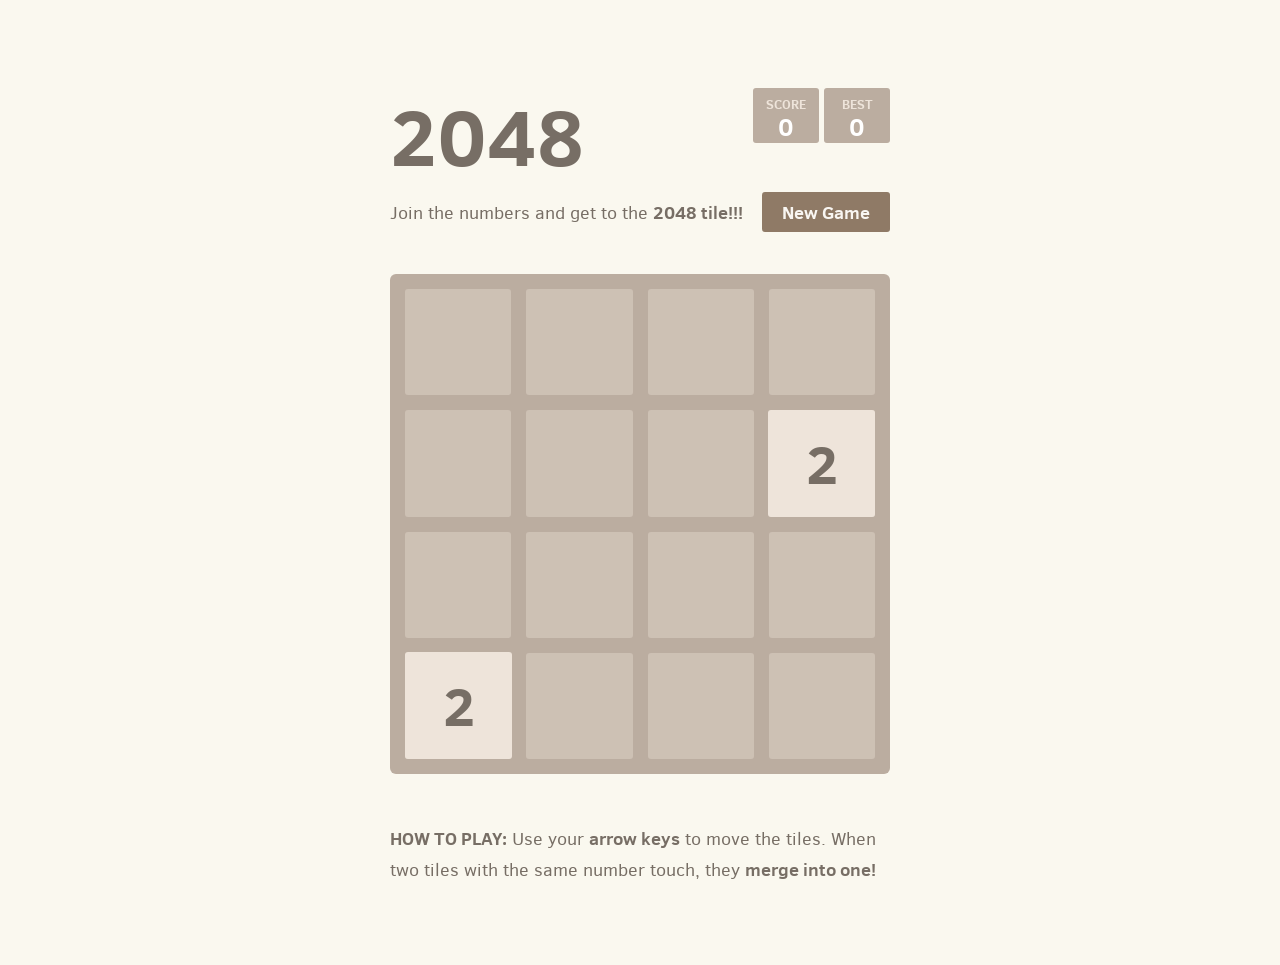
<file: app/index.html>
<!DOCTYPE html>
<html>
<head>
  <meta charset="utf-8">
  <title>Ola Game!!</title>

  <link href="style/main.css" rel="stylesheet" type="text/css">
  <link rel="shortcut icon" href="favicon.ico">
  <link rel="apple-touch-icon" href="meta/apple-touch-icon.png">
  <link rel="apple-touch-startup-image" href="meta/apple-touch-startup-image-640x1096.png" media="(device-width: 320px) and (device-height: 568px) and (-webkit-device-pixel-ratio: 2)"> <!-- iPhone 5+ -->
  <link rel="apple-touch-startup-image" href="meta/apple-touch-startup-image-640x920.png"  media="(device-width: 320px) and (device-height: 480px) and (-webkit-device-pixel-ratio: 2)"> <!-- iPhone, retina -->
  <meta name="apple-mobile-web-app-capable" content="yes">
  <meta name="apple-mobile-web-app-status-bar-style" content="black">

  <meta name="HandheldFriendly" content="True">
  <meta name="MobileOptimized" content="320">
  <meta name="viewport" content="width=device-width, target-densitydpi=160dpi, initial-scale=1.0, maximum-scale=1, user-scalable=no, minimal-ui">
</head>
<body>
  <div class="container">
    <div class="heading">
      <h1 class="title">2048</h1>
      <div class="scores-container">
        <div class="score-container">0</div>
        <div class="best-container">0</div>
      </div>
    </div>

    <div class="above-game">
      <p class="game-intro">Join the numbers and get to the <strong>2048 tile!!!</strong></p>
      <a class="restart-button">New Game</a>
    </div>

    <div class="game-container">
      <div class="game-message">
        <p></p>
        <div class="lower">
	        <a class="keep-playing-button">Keep going</a>
          <a class="retry-button">Try again</a>
        </div>
      </div>

      <div class="grid-container">
        <div class="grid-row">
          <div class="grid-cell"></div>
          <div class="grid-cell"></div>
          <div class="grid-cell"></div>
          <div class="grid-cell"></div>
        </div>
        <div class="grid-row">
          <div class="grid-cell"></div>
          <div class="grid-cell"></div>
          <div class="grid-cell"></div>
          <div class="grid-cell"></div>
        </div>
        <div class="grid-row">
          <div class="grid-cell"></div>
          <div class="grid-cell"></div>
          <div class="grid-cell"></div>
          <div class="grid-cell"></div>
        </div>
        <div class="grid-row">
          <div class="grid-cell"></div>
          <div class="grid-cell"></div>
          <div class="grid-cell"></div>
          <div class="grid-cell"></div>
        </div>
      </div>

      <div class="tile-container">

      </div>
    </div>

    <p class="game-explanation">
      <strong class="important">How to play:</strong> Use your <strong>arrow keys</strong> to move the tiles. When two tiles with the same number touch, they <strong>merge into one!</strong>
    </p>
  </div>

  <script src="js/bind_polyfill.js"></script>
  <script src="js/classlist_polyfill.js"></script>
  <script src="js/animframe_polyfill.js"></script>
  <script src="js/keyboard_input_manager.js"></script>
  <script src="js/html_actuator.js"></script>
  <script src="js/grid.js"></script>
  <script src="js/tile.js"></script>
  <script src="js/local_storage_manager.js"></script>
  <script src="js/game_manager.js"></script>
  <script src="js/application.js"></script>
</body>
</html>
</file>
<file: app/style/main.css>
@import url(fonts/clear-sans.css);
html, body {
  margin: 0;
  padding: 0;
  background: #faf8ef;
  color: #776e65;
  font-family: "Clear Sans", "Helvetica Neue", Arial, sans-serif;
  font-size: 18px; }

body {
  margin: 80px 0; }

.heading:after {
  content: "";
  display: block;
  clear: both; }

h1.title {
  font-size: 80px;
  font-weight: bold;
  margin: 0;
  display: block;
  float: left; }

@-webkit-keyframes move-up {
  0% {
    top: 25px;
    opacity: 1; }

  100% {
    top: -50px;
    opacity: 0; } }
@-moz-keyframes move-up {
  0% {
    top: 25px;
    opacity: 1; }

  100% {
    top: -50px;
    opacity: 0; } }
@keyframes move-up {
  0% {
    top: 25px;
    opacity: 1; }

  100% {
    top: -50px;
    opacity: 0; } }
.scores-container {
  float: right;
  text-align: right; }

.score-container, .best-container {
  position: relative;
  display: inline-block;
  background: #bbada0;
  padding: 15px 25px;
  font-size: 25px;
  height: 25px;
  line-height: 47px;
  font-weight: bold;
  border-radius: 3px;
  color: white;
  margin-top: 8px;
  text-align: center; }
  .score-container:after, .best-container:after {
    position: absolute;
    width: 100%;
    top: 10px;
    left: 0;
    text-transform: uppercase;
    font-size: 13px;
    line-height: 13px;
    text-align: center;
    color: #eee4da; }
  .score-container .score-addition, .best-container .score-addition {
    position: absolute;
    right: 30px;
    color: red;
    font-size: 25px;
    line-height: 25px;
    font-weight: bold;
    color: rgba(119, 110, 101, 0.9);
    z-index: 100;
    -webkit-animation: move-up 600ms ease-in;
    -moz-animation: move-up 600ms ease-in;
    animation: move-up 600ms ease-in;
    -webkit-animation-fill-mode: both;
    -moz-animation-fill-mode: both;
    animation-fill-mode: both; }

.score-container:after {
  content: "Score"; }

.best-container:after {
  content: "Best"; }

p {
  margin-top: 0;
  margin-bottom: 10px;
  line-height: 1.65; }

a {
  color: #776e65;
  font-weight: bold;
  text-decoration: underline;
  cursor: pointer; }

strong.important {
  text-transform: uppercase; }

hr {
  border: none;
  border-bottom: 1px solid #d8d4d0;
  margin-top: 20px;
  margin-bottom: 30px; }

.container {
  width: 500px;
  margin: 0 auto; }

@-webkit-keyframes fade-in {
  0% {
    opacity: 0; }

  100% {
    opacity: 1; } }
@-moz-keyframes fade-in {
  0% {
    opacity: 0; }

  100% {
    opacity: 1; } }
@keyframes fade-in {
  0% {
    opacity: 0; }

  100% {
    opacity: 1; } }
.game-container {
  margin-top: 40px;
  position: relative;
  padding: 15px;
  cursor: default;
  -webkit-touch-callout: none;
  -ms-touch-callout: none;
  -webkit-user-select: none;
  -moz-user-select: none;
  -ms-user-select: none;
  -ms-touch-action: none;
  touch-action: none;
  background: #bbada0;
  border-radius: 6px;
  width: 500px;
  height: 500px;
  -webkit-box-sizing: border-box;
  -moz-box-sizing: border-box;
  box-sizing: border-box; }
  .game-container .game-message {
    display: none;
    position: absolute;
    top: 0;
    right: 0;
    bottom: 0;
    left: 0;
    background: rgba(238, 228, 218, 0.5);
    z-index: 100;
    text-align: center;
    -webkit-animation: fade-in 800ms ease 1200ms;
    -moz-animation: fade-in 800ms ease 1200ms;
    animation: fade-in 800ms ease 1200ms;
    -webkit-animation-fill-mode: both;
    -moz-animation-fill-mode: both;
    animation-fill-mode: both; }
    .game-container .game-message p {
      font-size: 60px;
      font-weight: bold;
      height: 60px;
      line-height: 60px;
      margin-top: 222px; }
    .game-container .game-message .lower {
      display: block;
      margin-top: 59px; }
    .game-container .game-message a {
      display: inline-block;
      background: #8f7a66;
      border-radius: 3px;
      padding: 0 20px;
      text-decoration: none;
      color: #f9f6f2;
      height: 40px;
      line-height: 42px;
      margin-left: 9px; }
      .game-container .game-message a.keep-playing-button {
        display: none; }
    .game-container .game-message.game-won {
      background: rgba(237, 194, 46, 0.5);
      color: #f9f6f2; }
      .game-container .game-message.game-won a.keep-playing-button {
        display: inline-block; }
    .game-container .game-message.game-won, .game-container .game-message.game-over {
      display: block; }

.grid-container {
  position: absolute;
  z-index: 1; }

.grid-row {
  margin-bottom: 15px; }
  .grid-row:last-child {
    margin-bottom: 0; }
  .grid-row:after {
    content: "";
    display: block;
    clear: both; }

.grid-cell {
  width: 106.25px;
  height: 106.25px;
  margin-right: 15px;
  float: left;
  border-radius: 3px;
  background: rgba(238, 228, 218, 0.35); }
  .grid-cell:last-child {
    margin-right: 0; }

.tile-container {
  position: absolute;
  z-index: 2; }

.tile, .tile .tile-inner {
  width: 107px;
  height: 107px;
  line-height: 107px; }
.tile.tile-position-1-1 {
  -webkit-transform: translate(0px, 0px);
  -moz-transform: translate(0px, 0px);
  -ms-transform: translate(0px, 0px);
  transform: translate(0px, 0px); }
.tile.tile-position-1-2 {
  -webkit-transform: translate(0px, 121px);
  -moz-transform: translate(0px, 121px);
  -ms-transform: translate(0px, 121px);
  transform: translate(0px, 121px); }
.tile.tile-position-1-3 {
  -webkit-transform: translate(0px, 242px);
  -moz-transform: translate(0px, 242px);
  -ms-transform: translate(0px, 242px);
  transform: translate(0px, 242px); }
.tile.tile-position-1-4 {
  -webkit-transform: translate(0px, 363px);
  -moz-transform: translate(0px, 363px);
  -ms-transform: translate(0px, 363px);
  transform: translate(0px, 363px); }
.tile.tile-position-2-1 {
  -webkit-transform: translate(121px, 0px);
  -moz-transform: translate(121px, 0px);
  -ms-transform: translate(121px, 0px);
  transform: translate(121px, 0px); }
.tile.tile-position-2-2 {
  -webkit-transform: translate(121px, 121px);
  -moz-transform: translate(121px, 121px);
  -ms-transform: translate(121px, 121px);
  transform: translate(121px, 121px); }
.tile.tile-position-2-3 {
  -webkit-transform: translate(121px, 242px);
  -moz-transform: translate(121px, 242px);
  -ms-transform: translate(121px, 242px);
  transform: translate(121px, 242px); }
.tile.tile-position-2-4 {
  -webkit-transform: translate(121px, 363px);
  -moz-transform: translate(121px, 363px);
  -ms-transform: translate(121px, 363px);
  transform: translate(121px, 363px); }
.tile.tile-position-3-1 {
  -webkit-transform: translate(242px, 0px);
  -moz-transform: translate(242px, 0px);
  -ms-transform: translate(242px, 0px);
  transform: translate(242px, 0px); }
.tile.tile-position-3-2 {
  -webkit-transform: translate(242px, 121px);
  -moz-transform: translate(242px, 121px);
  -ms-transform: translate(242px, 121px);
  transform: translate(242px, 121px); }
.tile.tile-position-3-3 {
  -webkit-transform: translate(242px, 242px);
  -moz-transform: translate(242px, 242px);
  -ms-transform: translate(242px, 242px);
  transform: translate(242px, 242px); }
.tile.tile-position-3-4 {
  -webkit-transform: translate(242px, 363px);
  -moz-transform: translate(242px, 363px);
  -ms-transform: translate(242px, 363px);
  transform: translate(242px, 363px); }
.tile.tile-position-4-1 {
  -webkit-transform: translate(363px, 0px);
  -moz-transform: translate(363px, 0px);
  -ms-transform: translate(363px, 0px);
  transform: translate(363px, 0px); }
.tile.tile-position-4-2 {
  -webkit-transform: translate(363px, 121px);
  -moz-transform: translate(363px, 121px);
  -ms-transform: translate(363px, 121px);
  transform: translate(363px, 121px); }
.tile.tile-position-4-3 {
  -webkit-transform: translate(363px, 242px);
  -moz-transform: translate(363px, 242px);
  -ms-transform: translate(363px, 242px);
  transform: translate(363px, 242px); }
.tile.tile-position-4-4 {
  -webkit-transform: translate(363px, 363px);
  -moz-transform: translate(363px, 363px);
  -ms-transform: translate(363px, 363px);
  transform: translate(363px, 363px); }

.tile {
  position: absolute;
  -webkit-transition: 100ms ease-in-out;
  -moz-transition: 100ms ease-in-out;
  transition: 100ms ease-in-out;
  -webkit-transition-property: -webkit-transform;
  -moz-transition-property: -moz-transform;
  transition-property: transform; }
  .tile .tile-inner {
    border-radius: 3px;
    background: #eee4da;
    text-align: center;
    font-weight: bold;
    z-index: 10;
    font-size: 55px; }
  .tile.tile-2 .tile-inner {
    background: #eee4da;
    box-shadow: 0 0 30px 10px rgba(243, 215, 116, 0), inset 0 0 0 1px rgba(255, 255, 255, 0); }
  .tile.tile-4 .tile-inner {
    background: #ede0c8;
    box-shadow: 0 0 30px 10px rgba(243, 215, 116, 0), inset 0 0 0 1px rgba(255, 255, 255, 0); }
  .tile.tile-8 .tile-inner {
    color: #f9f6f2;
    background: #f2b179; }
  .tile.tile-16 .tile-inner {
    color: #f9f6f2;
    background: #f59563; }
  .tile.tile-32 .tile-inner {
    color: #f9f6f2;
    background: #f67c5f; }
  .tile.tile-64 .tile-inner {
    color: #f9f6f2;
    background: #f65e3b; }
  .tile.tile-128 .tile-inner {
    color: #f9f6f2;
    background: #edcf72;
    box-shadow: 0 0 30px 10px rgba(243, 215, 116, 0.2381), inset 0 0 0 1px rgba(255, 255, 255, 0.14286);
    font-size: 45px; }
    @media screen and (max-width: 520px) {
      .tile.tile-128 .tile-inner {
        font-size: 25px; } }
  .tile.tile-256 .tile-inner {
    color: #f9f6f2;
    background: #edcc61;
    box-shadow: 0 0 30px 10px rgba(243, 215, 116, 0.31746), inset 0 0 0 1px rgba(255, 255, 255, 0.19048);
    font-size: 45px; }
    @media screen and (max-width: 520px) {
      .tile.tile-256 .tile-inner {
        font-size: 25px; } }
  .tile.tile-512 .tile-inner {
    color: #f9f6f2;
    background: #edc850;
    box-shadow: 0 0 30px 10px rgba(243, 215, 116, 0.39683), inset 0 0 0 1px rgba(255, 255, 255, 0.2381);
    font-size: 45px; }
    @media screen and (max-width: 520px) {
      .tile.tile-512 .tile-inner {
        font-size: 25px; } }
  .tile.tile-1024 .tile-inner {
    color: #f9f6f2;
    background: #edc53f;
    box-shadow: 0 0 30px 10px rgba(243, 215, 116, 0.47619), inset 0 0 0 1px rgba(255, 255, 255, 0.28571);
    font-size: 35px; }
    @media screen and (max-width: 520px) {
      .tile.tile-1024 .tile-inner {
        font-size: 15px; } }
  .tile.tile-2048 .tile-inner {
    color: #f9f6f2;
    background: #edc22e;
    box-shadow: 0 0 30px 10px rgba(243, 215, 116, 0.55556), inset 0 0 0 1px rgba(255, 255, 255, 0.33333);
    font-size: 35px; }
    @media screen and (max-width: 520px) {
      .tile.tile-2048 .tile-inner {
        font-size: 15px; } }
  .tile.tile-super .tile-inner {
    color: #f9f6f2;
    background: #3c3a32;
    font-size: 30px; }
    @media screen and (max-width: 520px) {
      .tile.tile-super .tile-inner {
        font-size: 10px; } }

@-webkit-keyframes appear {
  0% {
    opacity: 0;
    -webkit-transform: scale(0);
    -moz-transform: scale(0);
    -ms-transform: scale(0);
    transform: scale(0); }

  100% {
    opacity: 1;
    -webkit-transform: scale(1);
    -moz-transform: scale(1);
    -ms-transform: scale(1);
    transform: scale(1); } }
@-moz-keyframes appear {
  0% {
    opacity: 0;
    -webkit-transform: scale(0);
    -moz-transform: scale(0);
    -ms-transform: scale(0);
    transform: scale(0); }

  100% {
    opacity: 1;
    -webkit-transform: scale(1);
    -moz-transform: scale(1);
    -ms-transform: scale(1);
    transform: scale(1); } }
@keyframes appear {
  0% {
    opacity: 0;
    -webkit-transform: scale(0);
    -moz-transform: scale(0);
    -ms-transform: scale(0);
    transform: scale(0); }

  100% {
    opacity: 1;
    -webkit-transform: scale(1);
    -moz-transform: scale(1);
    -ms-transform: scale(1);
    transform: scale(1); } }
.tile-new .tile-inner {
  -webkit-animation: appear 200ms ease 100ms;
  -moz-animation: appear 200ms ease 100ms;
  animation: appear 200ms ease 100ms;
  -webkit-animation-fill-mode: backwards;
  -moz-animation-fill-mode: backwards;
  animation-fill-mode: backwards; }

@-webkit-keyframes pop {
  0% {
    -webkit-transform: scale(0);
    -moz-transform: scale(0);
    -ms-transform: scale(0);
    transform: scale(0); }

  50% {
    -webkit-transform: scale(1.2);
    -moz-transform: scale(1.2);
    -ms-transform: scale(1.2);
    transform: scale(1.2); }

  100% {
    -webkit-transform: scale(1);
    -moz-transform: scale(1);
    -ms-transform: scale(1);
    transform: scale(1); } }
@-moz-keyframes pop {
  0% {
    -webkit-transform: scale(0);
    -moz-transform: scale(0);
    -ms-transform: scale(0);
    transform: scale(0); }

  50% {
    -webkit-transform: scale(1.2);
    -moz-transform: scale(1.2);
    -ms-transform: scale(1.2);
    transform: scale(1.2); }

  100% {
    -webkit-transform: scale(1);
    -moz-transform: scale(1);
    -ms-transform: scale(1);
    transform: scale(1); } }
@keyframes pop {
  0% {
    -webkit-transform: scale(0);
    -moz-transform: scale(0);
    -ms-transform: scale(0);
    transform: scale(0); }

  50% {
    -webkit-transform: scale(1.2);
    -moz-transform: scale(1.2);
    -ms-transform: scale(1.2);
    transform: scale(1.2); }

  100% {
    -webkit-transform: scale(1);
    -moz-transform: scale(1);
    -ms-transform: scale(1);
    transform: scale(1); } }
.tile-merged .tile-inner {
  z-index: 20;
  -webkit-animation: pop 200ms ease 100ms;
  -moz-animation: pop 200ms ease 100ms;
  animation: pop 200ms ease 100ms;
  -webkit-animation-fill-mode: backwards;
  -moz-animation-fill-mode: backwards;
  animation-fill-mode: backwards; }

.above-game:after {
  content: "";
  display: block;
  clear: both; }

.game-intro {
  float: left;
  line-height: 42px;
  margin-bottom: 0; }

.restart-button {
  display: inline-block;
  background: #8f7a66;
  border-radius: 3px;
  padding: 0 20px;
  text-decoration: none;
  color: #f9f6f2;
  height: 40px;
  line-height: 42px;
  display: block;
  text-align: center;
  float: right; }

.game-explanation {
  margin-top: 50px; }

@media screen and (max-width: 520px) {
  html, body {
    font-size: 15px; }

  body {
    margin: 20px 0;
    padding: 0 20px; }

  h1.title {
    font-size: 27px;
    margin-top: 15px; }

  .container {
    width: 280px;
    margin: 0 auto; }

  .score-container, .best-container {
    margin-top: 0;
    padding: 15px 10px;
    min-width: 40px; }

  .heading {
    margin-bottom: 10px; }

  .game-intro {
    width: 55%;
    display: block;
    box-sizing: border-box;
    line-height: 1.65; }

  .restart-button {
    width: 42%;
    padding: 0;
    display: block;
    box-sizing: border-box;
    margin-top: 2px; }

  .game-container {
    margin-top: 17px;
    position: relative;
    padding: 10px;
    cursor: default;
    -webkit-touch-callout: none;
    -ms-touch-callout: none;
    -webkit-user-select: none;
    -moz-user-select: none;
    -ms-user-select: none;
    -ms-touch-action: none;
    touch-action: none;
    background: #bbada0;
    border-radius: 6px;
    width: 280px;
    height: 280px;
    -webkit-box-sizing: border-box;
    -moz-box-sizing: border-box;
    box-sizing: border-box; }
    .game-container .game-message {
      display: none;
      position: absolute;
      top: 0;
      right: 0;
      bottom: 0;
      left: 0;
      background: rgba(238, 228, 218, 0.5);
      z-index: 100;
      text-align: center;
      -webkit-animation: fade-in 800ms ease 1200ms;
      -moz-animation: fade-in 800ms ease 1200ms;
      animation: fade-in 800ms ease 1200ms;
      -webkit-animation-fill-mode: both;
      -moz-animation-fill-mode: both;
      animation-fill-mode: both; }
      .game-container .game-message p {
        font-size: 60px;
        font-weight: bold;
        height: 60px;
        line-height: 60px;
        margin-top: 222px; }
      .game-container .game-message .lower {
        display: block;
        margin-top: 59px; }
      .game-container .game-message a {
        display: inline-block;
        background: #8f7a66;
        border-radius: 3px;
        padding: 0 20px;
        text-decoration: none;
        color: #f9f6f2;
        height: 40px;
        line-height: 42px;
        margin-left: 9px; }
        .game-container .game-message a.keep-playing-button {
          display: none; }
      .game-container .game-message.game-won {
        background: rgba(237, 194, 46, 0.5);
        color: #f9f6f2; }
        .game-container .game-message.game-won a.keep-playing-button {
          display: inline-block; }
      .game-container .game-message.game-won, .game-container .game-message.game-over {
        display: block; }

  .grid-container {
    position: absolute;
    z-index: 1; }

  .grid-row {
    margin-bottom: 10px; }
    .grid-row:last-child {
      margin-bottom: 0; }
    .grid-row:after {
      content: "";
      display: block;
      clear: both; }

  .grid-cell {
    width: 57.5px;
    height: 57.5px;
    margin-right: 10px;
    float: left;
    border-radius: 3px;
    background: rgba(238, 228, 218, 0.35); }
    .grid-cell:last-child {
      margin-right: 0; }

  .tile-container {
    position: absolute;
    z-index: 2; }

  .tile, .tile .tile-inner {
    width: 58px;
    height: 58px;
    line-height: 58px; }
  .tile.tile-position-1-1 {
    -webkit-transform: translate(0px, 0px);
    -moz-transform: translate(0px, 0px);
    -ms-transform: translate(0px, 0px);
    transform: translate(0px, 0px); }
  .tile.tile-position-1-2 {
    -webkit-transform: translate(0px, 67px);
    -moz-transform: translate(0px, 67px);
    -ms-transform: translate(0px, 67px);
    transform: translate(0px, 67px); }
  .tile.tile-position-1-3 {
    -webkit-transform: translate(0px, 135px);
    -moz-transform: translate(0px, 135px);
    -ms-transform: translate(0px, 135px);
    transform: translate(0px, 135px); }
  .tile.tile-position-1-4 {
    -webkit-transform: translate(0px, 202px);
    -moz-transform: translate(0px, 202px);
    -ms-transform: translate(0px, 202px);
    transform: translate(0px, 202px); }
  .tile.tile-position-2-1 {
    -webkit-transform: translate(67px, 0px);
    -moz-transform: translate(67px, 0px);
    -ms-transform: translate(67px, 0px);
    transform: translate(67px, 0px); }
  .tile.tile-position-2-2 {
    -webkit-transform: translate(67px, 67px);
    -moz-transform: translate(67px, 67px);
    -ms-transform: translate(67px, 67px);
    transform: translate(67px, 67px); }
  .tile.tile-position-2-3 {
    -webkit-transform: translate(67px, 135px);
    -moz-transform: translate(67px, 135px);
    -ms-transform: translate(67px, 135px);
    transform: translate(67px, 135px); }
  .tile.tile-position-2-4 {
    -webkit-transform: translate(67px, 202px);
    -moz-transform: translate(67px, 202px);
    -ms-transform: translate(67px, 202px);
    transform: translate(67px, 202px); }
  .tile.tile-position-3-1 {
    -webkit-transform: translate(135px, 0px);
    -moz-transform: translate(135px, 0px);
    -ms-transform: translate(135px, 0px);
    transform: translate(135px, 0px); }
  .tile.tile-position-3-2 {
    -webkit-transform: translate(135px, 67px);
    -moz-transform: translate(135px, 67px);
    -ms-transform: translate(135px, 67px);
    transform: translate(135px, 67px); }
  .tile.tile-position-3-3 {
    -webkit-transform: translate(135px, 135px);
    -moz-transform: translate(135px, 135px);
    -ms-transform: translate(135px, 135px);
    transform: translate(135px, 135px); }
  .tile.tile-position-3-4 {
    -webkit-transform: translate(135px, 202px);
    -moz-transform: translate(135px, 202px);
    -ms-transform: translate(135px, 202px);
    transform: translate(135px, 202px); }
  .tile.tile-position-4-1 {
    -webkit-transform: translate(202px, 0px);
    -moz-transform: translate(202px, 0px);
    -ms-transform: translate(202px, 0px);
    transform: translate(202px, 0px); }
  .tile.tile-position-4-2 {
    -webkit-transform: translate(202px, 67px);
    -moz-transform: translate(202px, 67px);
    -ms-transform: translate(202px, 67px);
    transform: translate(202px, 67px); }
  .tile.tile-position-4-3 {
    -webkit-transform: translate(202px, 135px);
    -moz-transform: translate(202px, 135px);
    -ms-transform: translate(202px, 135px);
    transform: translate(202px, 135px); }
  .tile.tile-position-4-4 {
    -webkit-transform: translate(202px, 202px);
    -moz-transform: translate(202px, 202px);
    -ms-transform: translate(202px, 202px);
    transform: translate(202px, 202px); }

  .tile .tile-inner {
    font-size: 35px; }

  .game-message p {
    font-size: 30px !important;
    height: 30px !important;
    line-height: 30px !important;
    margin-top: 90px !important; }
  .game-message .lower {
    margin-top: 30px !important; } }
</file>
